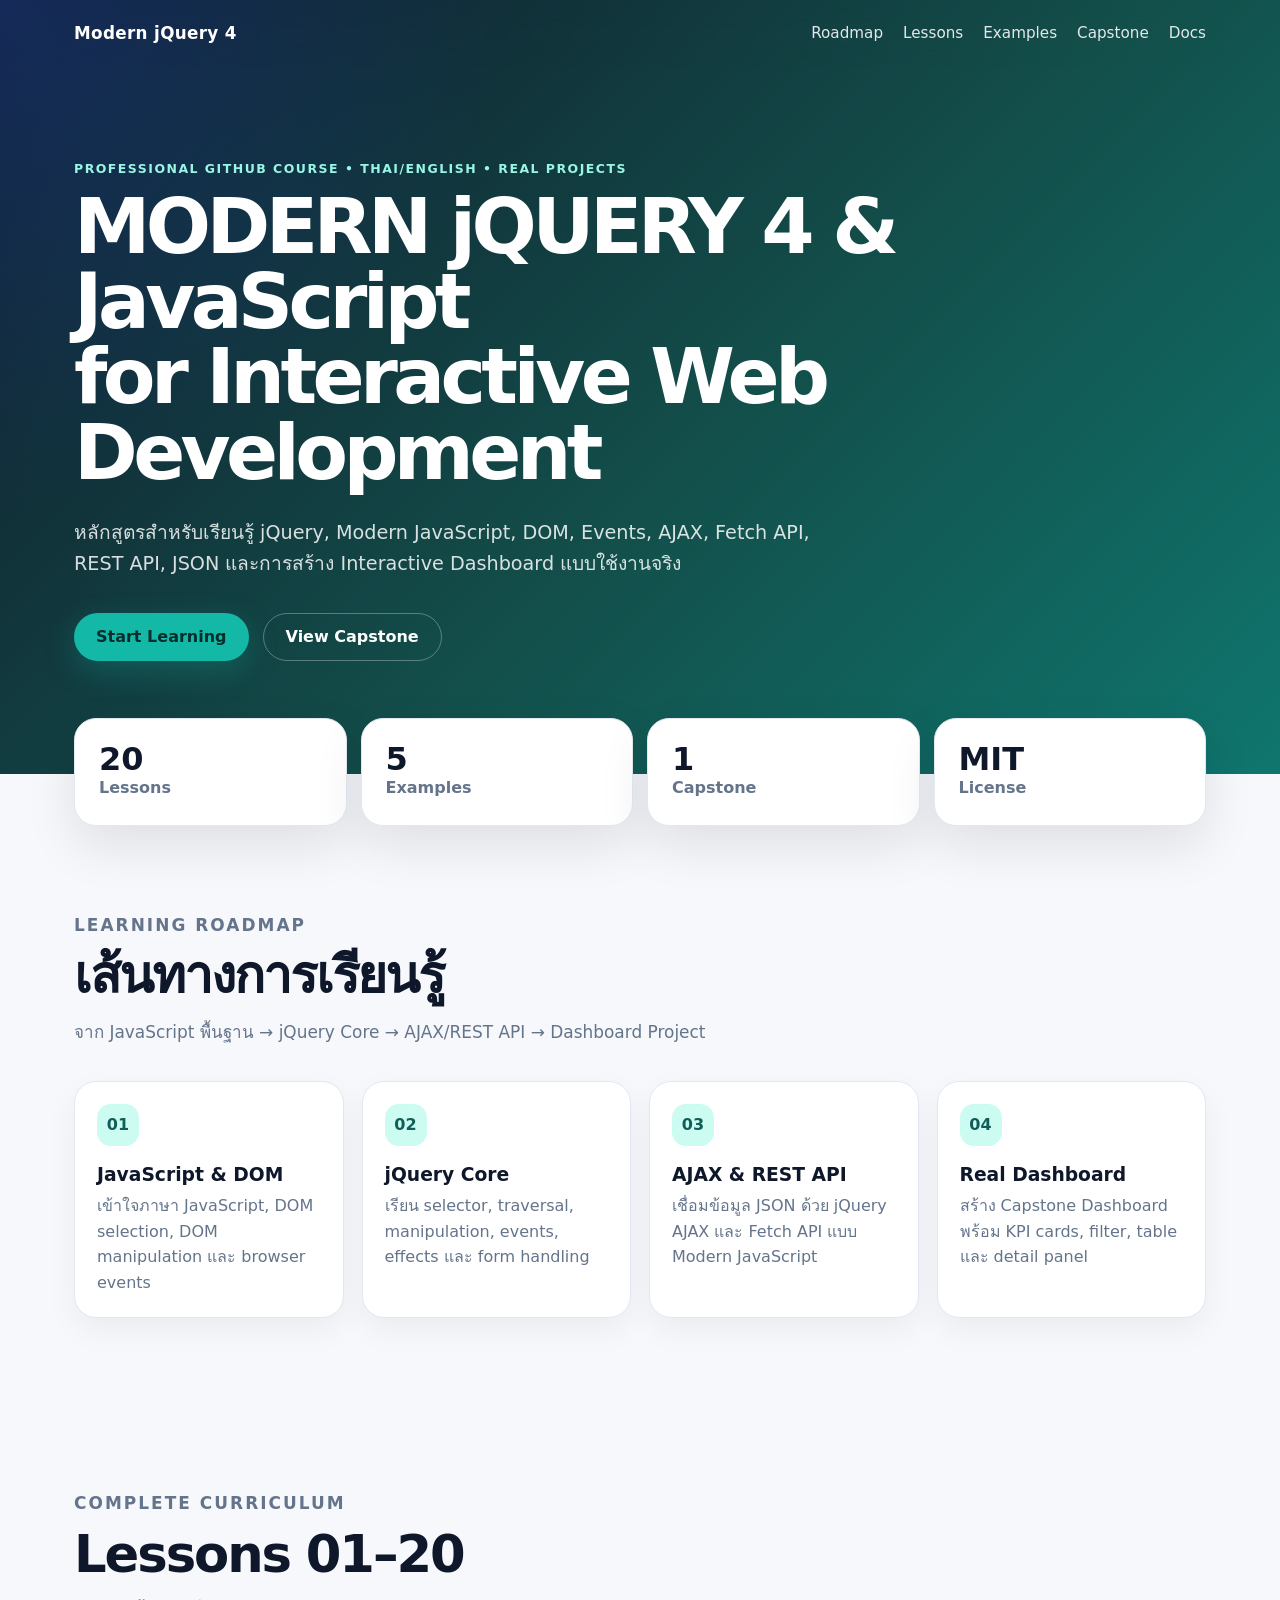
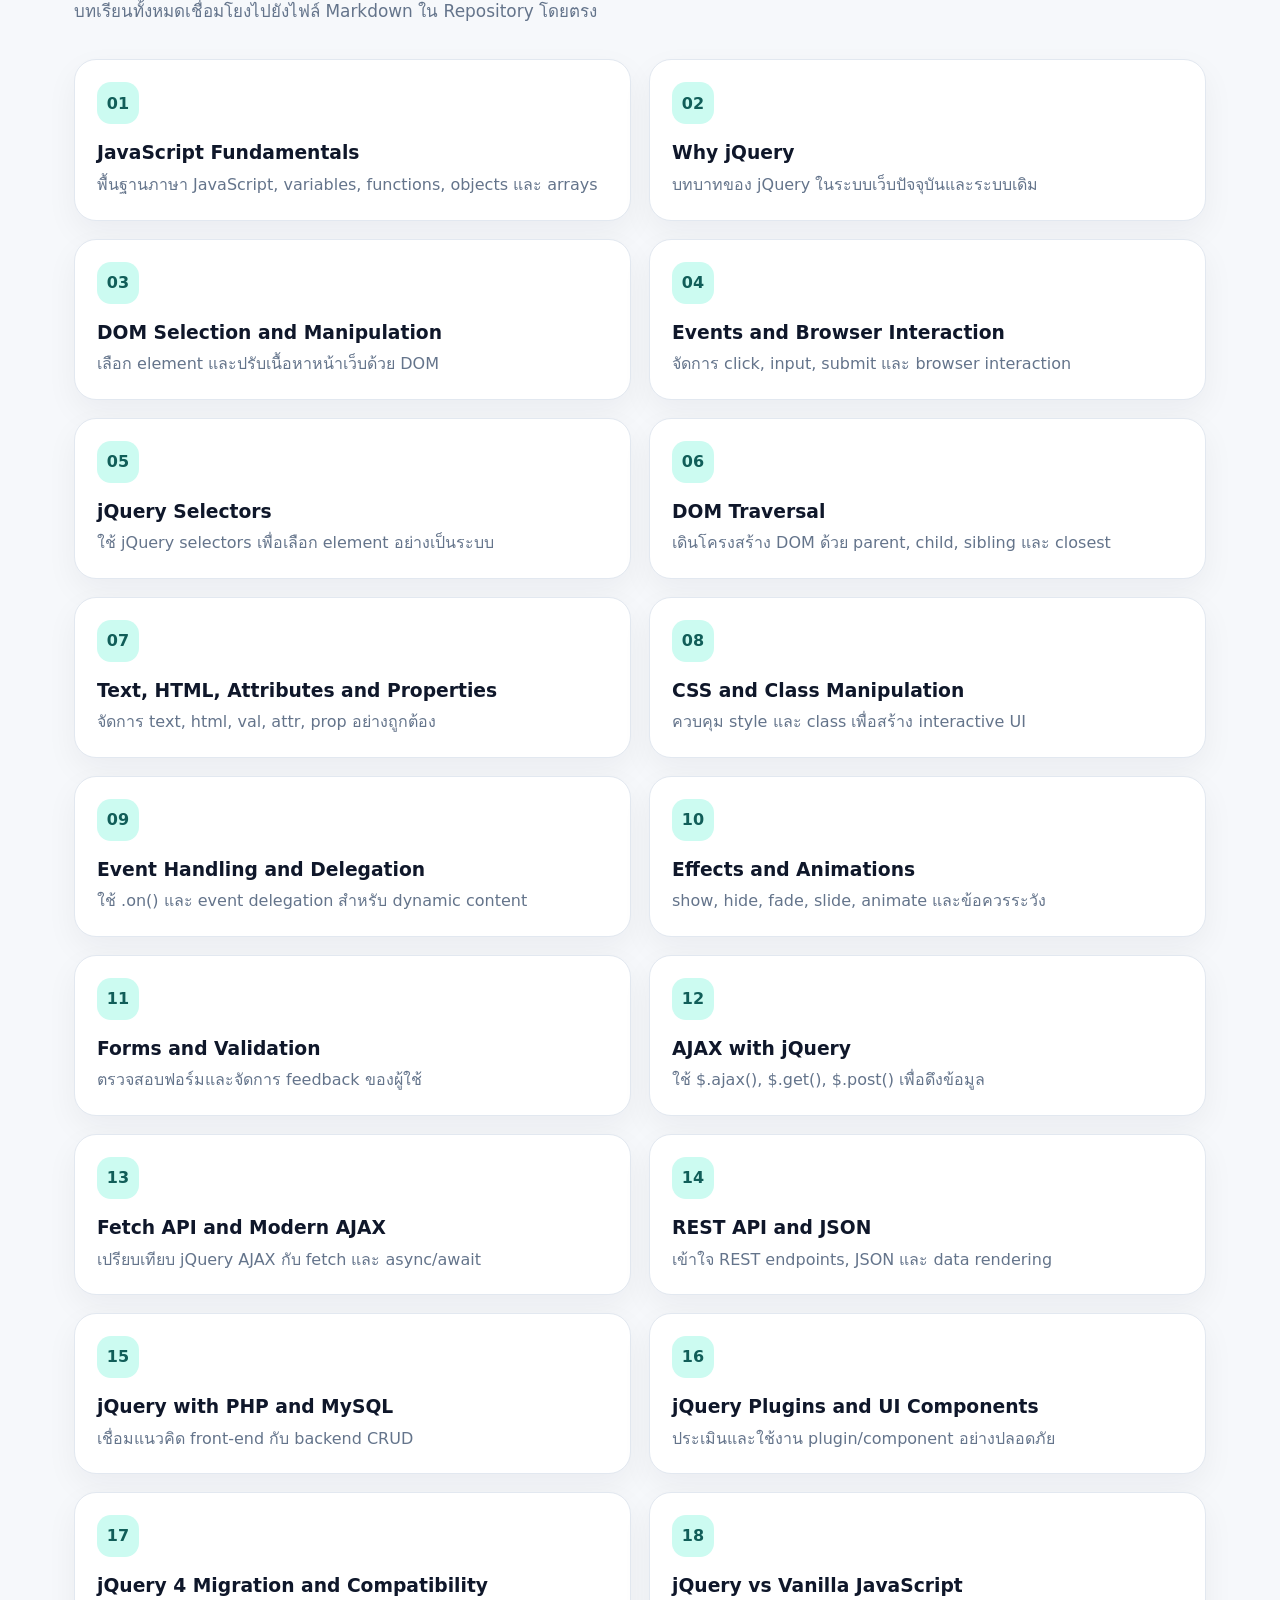
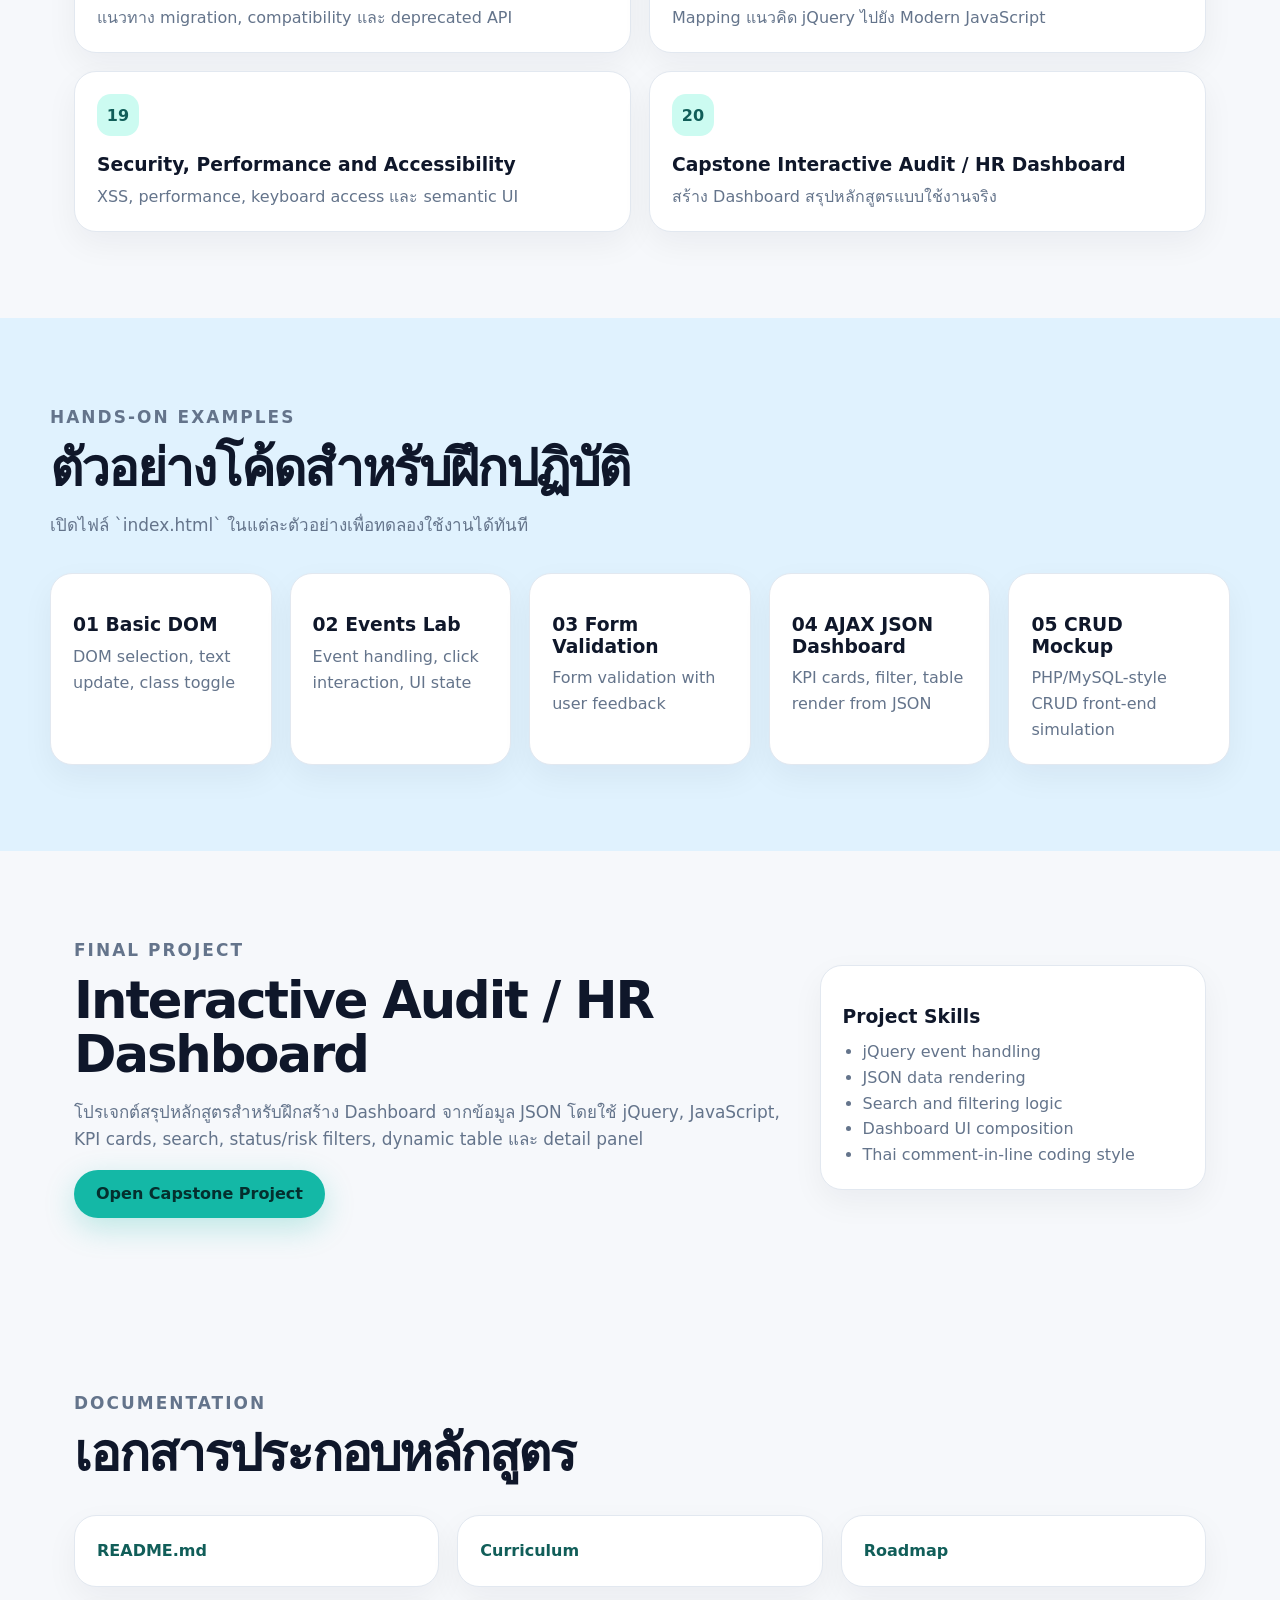
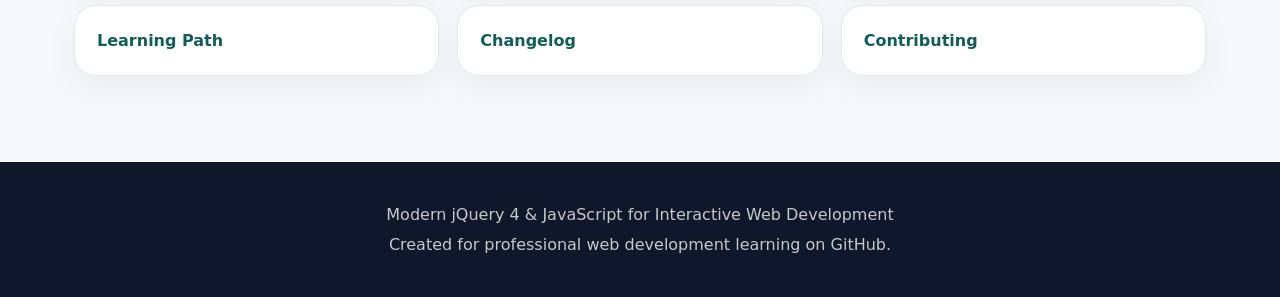
<file: index.html>
<!DOCTYPE html>
<html lang="th">
<head>
  <meta charset="UTF-8" />
  <meta name="viewport" content="width=device-width, initial-scale=1.0" />
  <meta name="description" content="Modern jQuery 4 and JavaScript course for interactive web development, AJAX, REST API, and dashboard projects." />
  <title>Modern jQuery 4 & JavaScript | Interactive Web Development</title>
  <link rel="stylesheet" href="assets/site.css" />
</head>
<body>
  <header class="site-header" id="top">
    <nav class="navbar" aria-label="Main navigation">
      <a class="brand" href="#top">Modern jQuery 4</a>
      <button class="nav-toggle" type="button" aria-label="Toggle navigation">☰</button>
      <div class="nav-links">
        <a href="#roadmap">Roadmap</a>
        <a href="#lessons">Lessons</a>
        <a href="#examples">Examples</a>
        <a href="#capstone">Capstone</a>
        <a href="#docs">Docs</a>
      </div>
    </nav>

    <section class="hero">
      <p class="eyebrow">Professional GitHub Course • Thai/English • Real Projects</p>
      <h1>MODERN jQUERY 4 & JavaScript<br />for Interactive Web Development</h1>
      <p class="hero-text">
        หลักสูตรสำหรับเรียนรู้ jQuery, Modern JavaScript, DOM, Events, AJAX, Fetch API,
        REST API, JSON และการสร้าง Interactive Dashboard แบบใช้งานจริง
      </p>
      <div class="hero-actions">
        <a class="btn primary" href="#lessons">Start Learning</a>
        <a class="btn secondary" href="projects/interactive-audit-dashboard/">View Capstone</a>
      </div>
    </section>
  </header>

  <main>
    <section class="stats" aria-label="Course status">
      <article>
        <strong>20</strong>
        <span>Lessons</span>
      </article>
      <article>
        <strong>5</strong>
        <span>Examples</span>
      </article>
      <article>
        <strong>1</strong>
        <span>Capstone</span>
      </article>
      <article>
        <strong>MIT</strong>
        <span>License</span>
      </article>
    </section>

    <section class="section" id="roadmap">
      <div class="section-heading">
        <p class="eyebrow">Learning Roadmap</p>
        <h2>เส้นทางการเรียนรู้</h2>
        <p>จาก JavaScript พื้นฐาน → jQuery Core → AJAX/REST API → Dashboard Project</p>
      </div>
      <div class="roadmap-grid">
        <article class="card"><span>01</span><h3>JavaScript & DOM</h3><p>เข้าใจภาษา JavaScript, DOM selection, DOM manipulation และ browser events</p></article>
        <article class="card"><span>02</span><h3>jQuery Core</h3><p>เรียน selector, traversal, manipulation, events, effects และ form handling</p></article>
        <article class="card"><span>03</span><h3>AJAX & REST API</h3><p>เชื่อมข้อมูล JSON ด้วย jQuery AJAX และ Fetch API แบบ Modern JavaScript</p></article>
        <article class="card"><span>04</span><h3>Real Dashboard</h3><p>สร้าง Capstone Dashboard พร้อม KPI cards, filter, table และ detail panel</p></article>
      </div>
    </section>

    <section class="section" id="lessons">
      <div class="section-heading">
        <p class="eyebrow">Complete Curriculum</p>
        <h2>Lessons 01–20</h2>
        <p>บทเรียนทั้งหมดเชื่อมโยงไปยังไฟล์ Markdown ใน Repository โดยตรง</p>
      </div>
      <div class="lesson-grid" id="lessonGrid"></div>
    </section>

    <section class="section accent" id="examples">
      <div class="section-heading">
        <p class="eyebrow">Hands-on Examples</p>
        <h2>ตัวอย่างโค้ดสำหรับฝึกปฏิบัติ</h2>
        <p>เปิดไฟล์ `index.html` ในแต่ละตัวอย่างเพื่อทดลองใช้งานได้ทันที</p>
      </div>
      <div class="example-grid">
        <a class="example-card" href="examples/01-basic-dom/"><h3>01 Basic DOM</h3><p>DOM selection, text update, class toggle</p></a>
        <a class="example-card" href="examples/02-events-lab/"><h3>02 Events Lab</h3><p>Event handling, click interaction, UI state</p></a>
        <a class="example-card" href="examples/03-form-validation/"><h3>03 Form Validation</h3><p>Form validation with user feedback</p></a>
        <a class="example-card" href="examples/04-ajax-json-dashboard/"><h3>04 AJAX JSON Dashboard</h3><p>KPI cards, filter, table render from JSON</p></a>
        <a class="example-card" href="examples/05-php-style-crud-mockup/"><h3>05 CRUD Mockup</h3><p>PHP/MySQL-style CRUD front-end simulation</p></a>
      </div>
    </section>

    <section class="section capstone" id="capstone">
      <div>
        <p class="eyebrow">Final Project</p>
        <h2>Interactive Audit / HR Dashboard</h2>
        <p>
          โปรเจกต์สรุปหลักสูตรสำหรับฝึกสร้าง Dashboard จากข้อมูล JSON โดยใช้ jQuery,
          JavaScript, KPI cards, search, status/risk filters, dynamic table และ detail panel
        </p>
        <a class="btn primary" href="projects/interactive-audit-dashboard/">Open Capstone Project</a>
      </div>
      <div class="capstone-panel">
        <h3>Project Skills</h3>
        <ul>
          <li>jQuery event handling</li>
          <li>JSON data rendering</li>
          <li>Search and filtering logic</li>
          <li>Dashboard UI composition</li>
          <li>Thai comment-in-line coding style</li>
        </ul>
      </div>
    </section>

    <section class="section" id="docs">
      <div class="section-heading">
        <p class="eyebrow">Documentation</p>
        <h2>เอกสารประกอบหลักสูตร</h2>
      </div>
      <div class="docs-grid">
        <a href="README.md">README.md</a>
        <a href="docs/Curriculum.md">Curriculum</a>
        <a href="docs/Roadmap.md">Roadmap</a>
        <a href="docs/Learning-Path.md">Learning Path</a>
        <a href="CHANGELOG.md">Changelog</a>
        <a href="CONTRIBUTING.md">Contributing</a>
      </div>
    </section>
  </main>

  <footer class="site-footer">
    <p>Modern jQuery 4 & JavaScript for Interactive Web Development</p>
    <p>Created for professional web development learning on GitHub.</p>
  </footer>

  <script src="assets/site.js"></script>
</body>
</html>
</file>
<file: assets/site.css>
:root {
  --bg: #f6f8fb;
  --surface: #ffffff;
  --text: #0f172a;
  --muted: #64748b;
  --primary: #0f766e;
  --primary-dark: #115e59;
  --accent: #2563eb;
  --border: #e2e8f0;
  --shadow: 0 20px 50px rgba(15, 23, 42, 0.10);
}

* {
  box-sizing: border-box;
}

html {
  scroll-behavior: smooth;
}

body {
  margin: 0;
  font-family: Inter, ui-sans-serif, system-ui, -apple-system, BlinkMacSystemFont, "Segoe UI", sans-serif;
  color: var(--text);
  background: var(--bg);
  line-height: 1.6;
}

a {
  color: inherit;
  text-decoration: none;
}

.site-header {
  min-height: 86vh;
  background:
    radial-gradient(circle at top left, rgba(37, 99, 235, 0.24), transparent 34%),
    linear-gradient(135deg, #0f172a 0%, #134e4a 55%, #0f766e 100%);
  color: #ffffff;
}

.navbar {
  position: sticky;
  top: 0;
  z-index: 10;
  display: flex;
  align-items: center;
  justify-content: space-between;
  max-width: 1180px;
  margin: 0 auto;
  padding: 20px 24px;
  backdrop-filter: blur(12px);
}

.brand {
  font-size: 1.05rem;
  font-weight: 800;
  letter-spacing: 0.02em;
}

.nav-links {
  display: flex;
  gap: 20px;
  color: rgba(255, 255, 255, 0.88);
  font-size: 0.95rem;
}

.nav-links a:hover {
  color: #ffffff;
}

.nav-toggle {
  display: none;
  border: 1px solid rgba(255, 255, 255, 0.26);
  background: rgba(255, 255, 255, 0.08);
  color: #ffffff;
  border-radius: 10px;
  padding: 8px 10px;
  cursor: pointer;
}

.hero {
  max-width: 1180px;
  margin: 0 auto;
  padding: 92px 24px 110px;
}

.eyebrow {
  margin: 0 0 10px;
  color: #14b8a6;
  font-weight: 800;
  text-transform: uppercase;
  letter-spacing: 0.12em;
  font-size: 0.78rem;
}

.hero .eyebrow {
  color: #99f6e4;
}

.hero h1 {
  max-width: 920px;
  margin: 0;
  font-size: clamp(2.5rem, 6vw, 5.7rem);
  line-height: 0.98;
  letter-spacing: -0.06em;
}

.hero-text {
  max-width: 760px;
  color: rgba(255, 255, 255, 0.84);
  margin: 28px 0 0;
  font-size: 1.2rem;
}

.hero-actions {
  display: flex;
  flex-wrap: wrap;
  gap: 14px;
  margin-top: 34px;
}

.btn {
  display: inline-flex;
  align-items: center;
  justify-content: center;
  min-height: 48px;
  padding: 0 22px;
  border-radius: 999px;
  font-weight: 800;
  transition: transform 0.2s ease, box-shadow 0.2s ease;
}

.btn:hover {
  transform: translateY(-2px);
}

.btn.primary {
  background: #14b8a6;
  color: #042f2e;
  box-shadow: 0 10px 30px rgba(20, 184, 166, 0.25);
}

.btn.secondary {
  border: 1px solid rgba(255, 255, 255, 0.3);
  color: #ffffff;
}

.stats {
  display: grid;
  grid-template-columns: repeat(4, 1fr);
  gap: 14px;
  max-width: 1180px;
  margin: -56px auto 0;
  padding: 0 24px;
  position: relative;
}

.stats article {
  background: var(--surface);
  border: 1px solid var(--border);
  border-radius: 22px;
  padding: 24px;
  box-shadow: var(--shadow);
}

.stats strong {
  display: block;
  font-size: 2rem;
  line-height: 1;
}

.stats span {
  color: var(--muted);
  font-weight: 700;
}

.section {
  max-width: 1180px;
  margin: 0 auto;
  padding: 86px 24px;
}

.section-heading {
  max-width: 740px;
  margin-bottom: 34px;
}

.section-heading h2,
.capstone h2 {
  margin: 0;
  font-size: clamp(2rem, 4vw, 3.2rem);
  line-height: 1.05;
  letter-spacing: -0.04em;
}

.section-heading p,
.capstone p {
  color: var(--muted);
  font-size: 1.06rem;
}

.roadmap-grid,
.lesson-grid,
.example-grid,
.docs-grid {
  display: grid;
  gap: 18px;
}

.roadmap-grid {
  grid-template-columns: repeat(4, 1fr);
}

.lesson-grid {
  grid-template-columns: repeat(2, 1fr);
}

.example-grid {
  grid-template-columns: repeat(5, 1fr);
}

.docs-grid {
  grid-template-columns: repeat(3, 1fr);
}

.card,
.lesson-card,
.example-card,
.docs-grid a,
.capstone-panel {
  background: var(--surface);
  border: 1px solid var(--border);
  border-radius: 22px;
  padding: 22px;
  box-shadow: 0 12px 32px rgba(15, 23, 42, 0.05);
}

.card span,
.lesson-card span {
  display: inline-flex;
  align-items: center;
  justify-content: center;
  width: 42px;
  height: 42px;
  border-radius: 14px;
  background: #ccfbf1;
  color: var(--primary-dark);
  font-weight: 900;
}

.card h3,
.lesson-card h3,
.example-card h3,
.capstone-panel h3 {
  margin: 18px 0 8px;
  line-height: 1.15;
}

.card p,
.lesson-card p,
.example-card p {
  color: var(--muted);
  margin: 0;
}

.lesson-card,
.example-card,
.docs-grid a {
  transition: transform 0.2s ease, border-color 0.2s ease;
}

.lesson-card:hover,
.example-card:hover,
.docs-grid a:hover {
  transform: translateY(-3px);
  border-color: rgba(15, 118, 110, 0.45);
}

.accent {
  max-width: none;
  background: #e0f2fe;
}

.accent > * {
  max-width: 1180px;
  margin-left: auto;
  margin-right: auto;
}

.capstone {
  display: grid;
  grid-template-columns: 1.3fr 0.7fr;
  gap: 28px;
  align-items: center;
}

.capstone-panel ul {
  margin: 12px 0 0;
  padding-left: 20px;
  color: var(--muted);
}

.docs-grid a {
  font-weight: 800;
  color: var(--primary-dark);
}

.site-footer {
  padding: 36px 24px;
  text-align: center;
  background: #0f172a;
  color: rgba(255, 255, 255, 0.76);
}

.site-footer p {
  margin: 4px 0;
}

@media (max-width: 960px) {
  .stats,
  .roadmap-grid,
  .example-grid,
  .docs-grid {
    grid-template-columns: repeat(2, 1fr);
  }

  .lesson-grid,
  .capstone {
    grid-template-columns: 1fr;
  }
}

@media (max-width: 720px) {
  .nav-toggle {
    display: inline-flex;
  }

  .nav-links {
    display: none;
    position: absolute;
    top: 68px;
    left: 24px;
    right: 24px;
    flex-direction: column;
    padding: 18px;
    border-radius: 18px;
    background: rgba(15, 23, 42, 0.94);
  }

  .nav-links.open {
    display: flex;
  }

  .stats,
  .roadmap-grid,
  .example-grid,
  .docs-grid {
    grid-template-columns: 1fr;
  }

  .hero {
    padding-top: 64px;
  }
}
</file>
